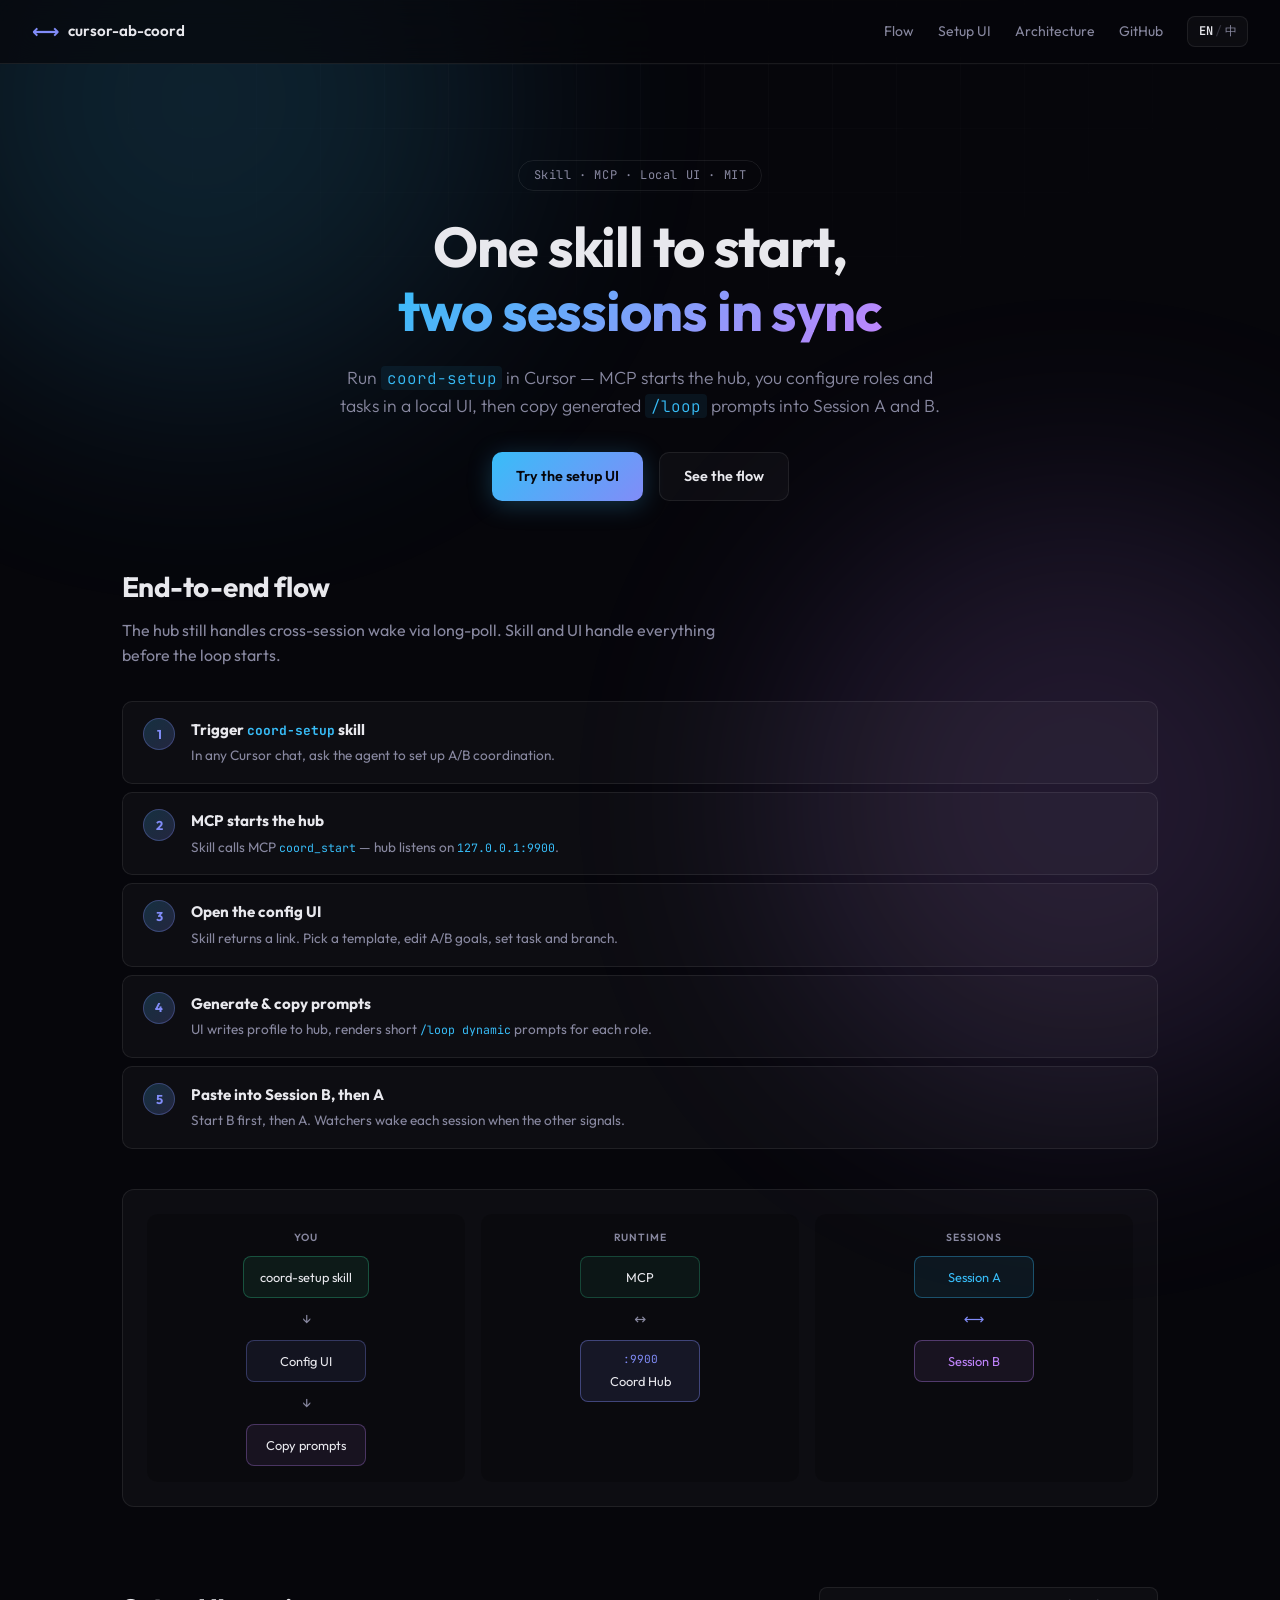
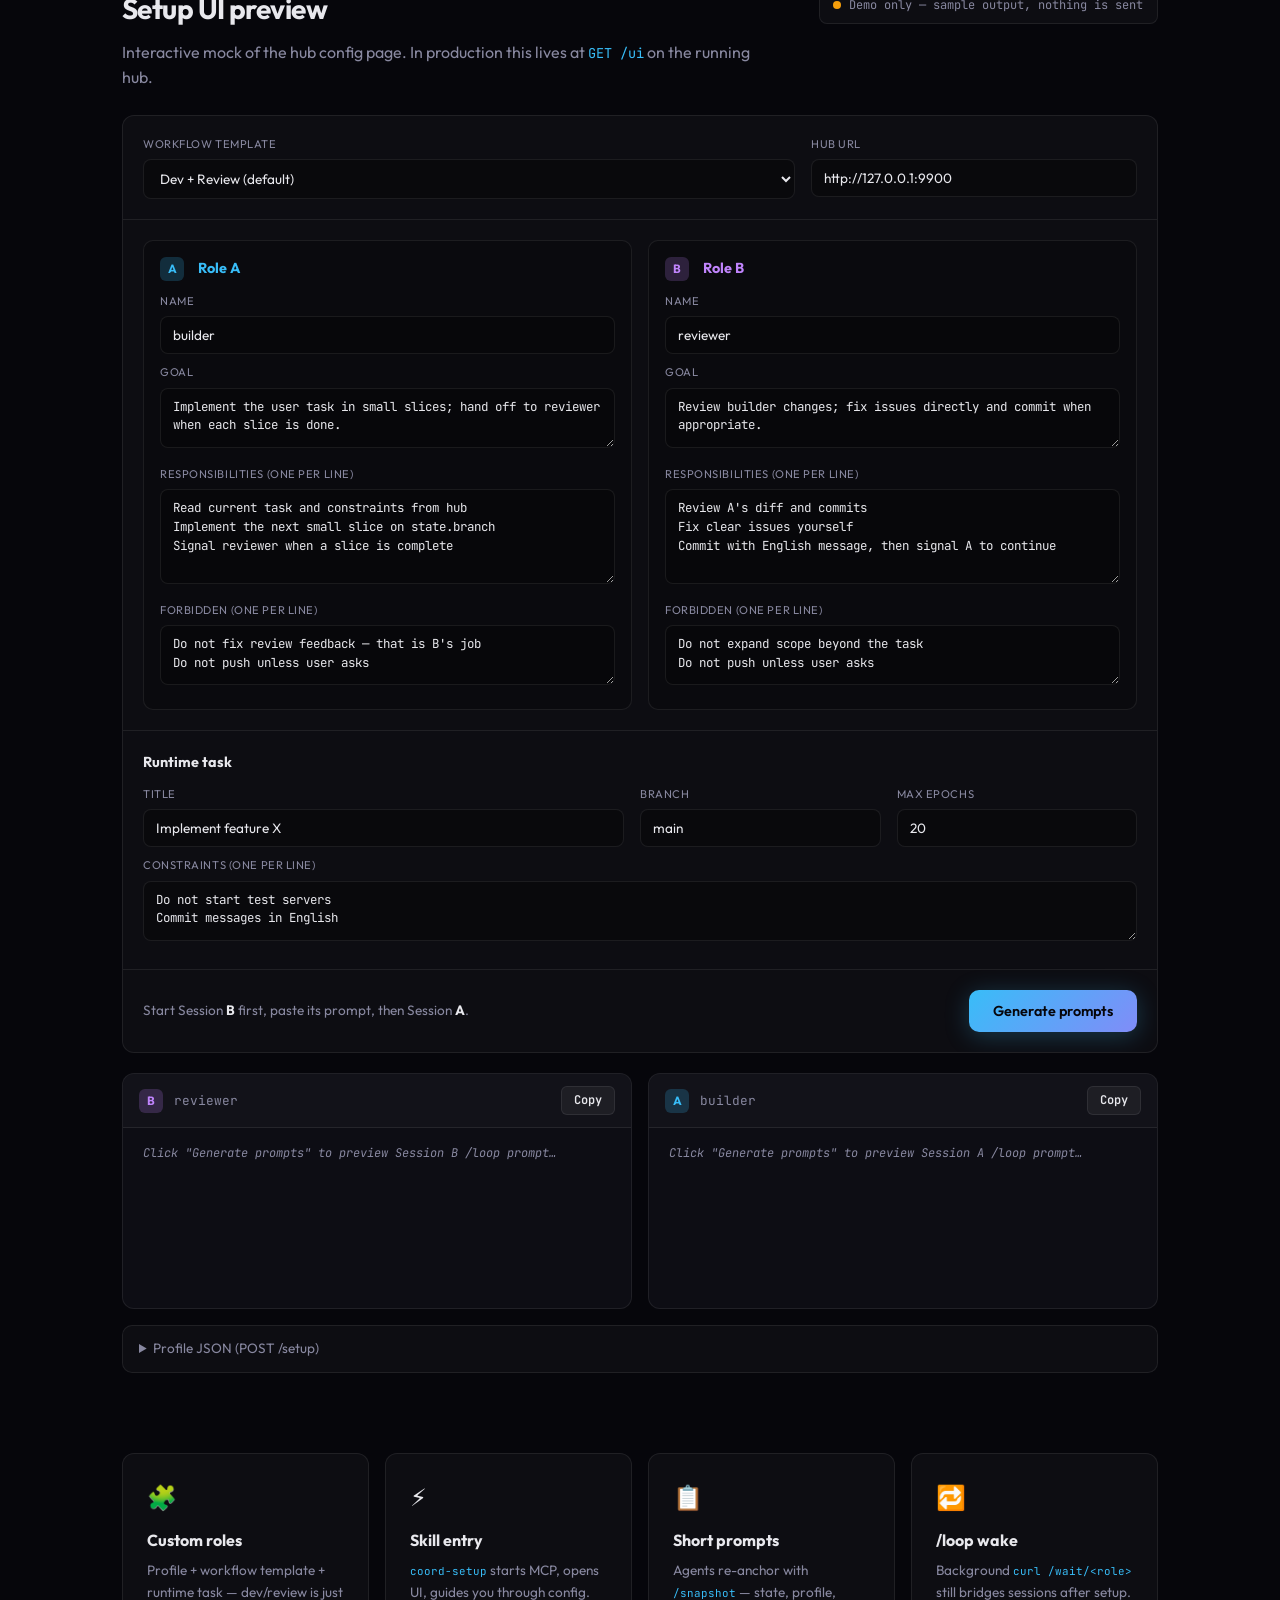
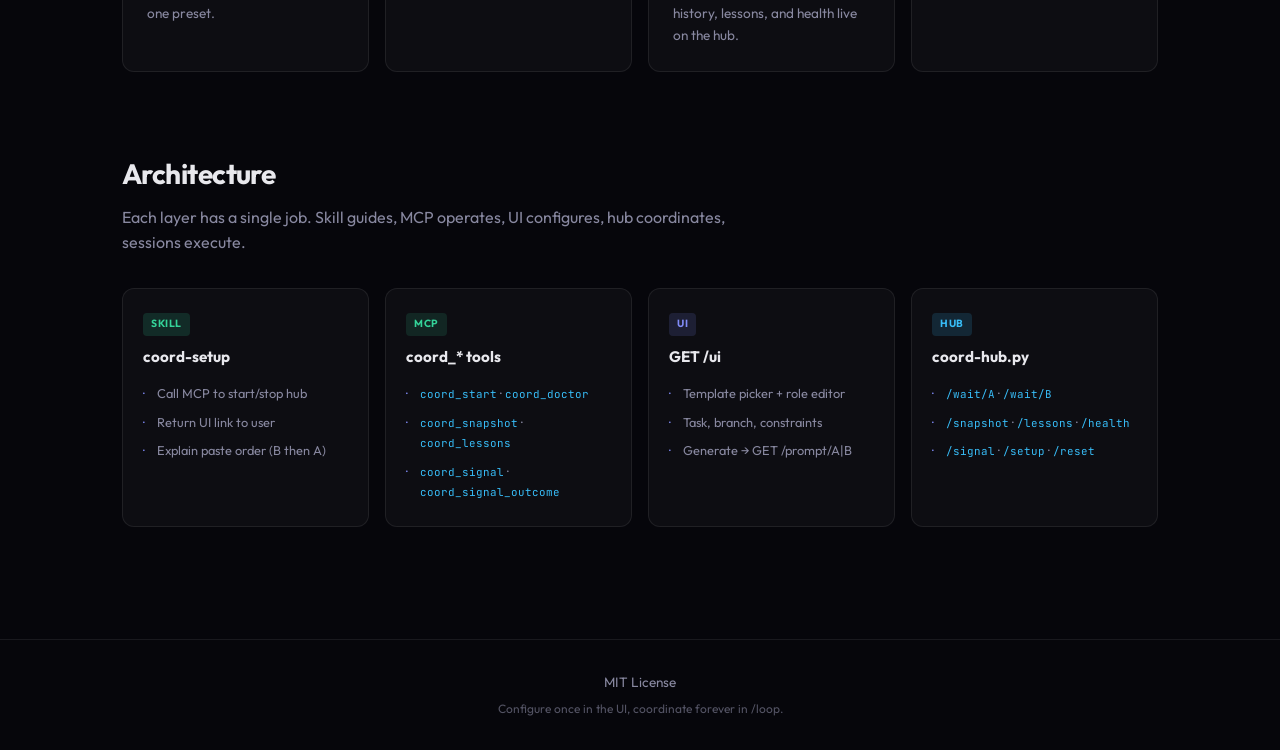
<file: website/index.html>
<!DOCTYPE html>
<html lang="en">
<head>
  <meta charset="UTF-8">
  <meta name="viewport" content="width=device-width, initial-scale=1.0">
  <meta name="description" content="Coordinate two Cursor sessions via Skill, MCP, and a local config UI — then copy generated /loop prompts.">
  <title>cursor-ab-coord</title>
  <link rel="preconnect" href="https://fonts.googleapis.com">
  <link rel="preconnect" href="https://fonts.gstatic.com" crossorigin>
  <link href="https://fonts.googleapis.com/css2?family=JetBrains+Mono:wght@400;600&family=Outfit:wght@300;400;600;700&display=swap" rel="stylesheet">
  <link rel="stylesheet" href="css/style.css">
</head>
<body>
  <div class="bg-grid" aria-hidden="true"></div>
  <div class="bg-glow bg-glow-a" aria-hidden="true"></div>
  <div class="bg-glow bg-glow-b" aria-hidden="true"></div>

  <header class="header">
    <a href="#" class="logo">
      <span class="logo-icon">⟷</span>
      <span class="logo-text">cursor-ab-coord</span>
    </a>
    <nav class="nav">
      <a href="#flow" data-i18n="nav.flow">Flow</a>
      <a href="#setup" data-i18n="nav.setup">Setup UI</a>
      <a href="#architecture" data-i18n="nav.arch">Architecture</a>
      <a href="https://github.com/langhuihui/loop" class="nav-github" data-i18n="nav.github" target="_blank" rel="noopener">GitHub</a>
      <button class="lang-toggle" id="langToggle" aria-label="Switch language">
        <span class="lang-opt" data-lang="en">EN</span>
        <span class="lang-sep">/</span>
        <span class="lang-opt" data-lang="zh">中</span>
      </button>
    </nav>
  </header>

  <main>
    <section class="hero">
      <div class="hero-badge" data-i18n="hero.badge">Skill · MCP · Local UI · MIT</div>
      <h1 class="hero-title">
        <span data-i18n="hero.title1">One skill to start,</span><br>
        <span class="gradient-text" data-i18n="hero.title2">two sessions in sync</span>
      </h1>
      <p class="hero-desc" data-i18n="hero.desc">
        Run <code>coord-setup</code> in Cursor — MCP starts the hub, you configure roles and tasks in a local UI, then copy generated <code>/loop</code> prompts into Session A and B.
      </p>
      <div class="hero-actions">
        <a href="#setup" class="btn btn-primary" data-i18n="hero.cta">Try the setup UI</a>
        <a href="#flow" class="btn btn-ghost" data-i18n="hero.learn">See the flow</a>
      </div>
    </section>

    <section class="flow-section" id="flow">
      <h2 class="section-title" data-i18n="flow.title">End-to-end flow</h2>
      <p class="section-desc" data-i18n="flow.desc">
        The hub still handles cross-session wake via long-poll. Skill and UI handle everything before the loop starts.
      </p>

      <ol class="pipeline-steps">
        <li class="pipeline-step">
          <div class="step-icon">1</div>
          <div class="step-body">
            <h3 data-i18n="flow.s1.title">Trigger <code>coord-setup</code> skill</h3>
            <p data-i18n="flow.s1.desc">In any Cursor chat, ask the agent to set up A/B coordination.</p>
          </div>
        </li>
        <li class="pipeline-step">
          <div class="step-icon">2</div>
          <div class="step-body">
            <h3 data-i18n="flow.s2.title">MCP starts the hub</h3>
            <p data-i18n="flow.s2.desc">Skill calls MCP <code>coord_start</code> — hub listens on <code>127.0.0.1:9900</code>.</p>
          </div>
        </li>
        <li class="pipeline-step">
          <div class="step-icon">3</div>
          <div class="step-body">
            <h3 data-i18n="flow.s3.title">Open the config UI</h3>
            <p data-i18n="flow.s3.desc">Skill returns a link. Pick a template, edit A/B goals, set task and branch.</p>
          </div>
        </li>
        <li class="pipeline-step">
          <div class="step-icon">4</div>
          <div class="step-body">
            <h3 data-i18n="flow.s4.title">Generate &amp; copy prompts</h3>
            <p data-i18n="flow.s4.desc">UI writes profile to hub, renders short <code>/loop dynamic</code> prompts for each role.</p>
          </div>
        </li>
        <li class="pipeline-step">
          <div class="step-icon">5</div>
          <div class="step-body">
            <h3 data-i18n="flow.s5.title">Paste into Session B, then A</h3>
            <p data-i18n="flow.s5.desc">Start B first, then A. Watchers wake each session when the other signals.</p>
          </div>
        </li>
      </ol>

      <div class="flow-diagram">
        <div class="flow-lane">
          <div class="lane-label" data-i18n="flow.lane.user">You</div>
          <div class="lane-node skill-node" data-i18n="flow.node.skill">coord-setup skill</div>
          <span class="lane-arrow">↓</span>
          <div class="lane-node ui-node" data-i18n="flow.node.ui">Config UI</div>
          <span class="lane-arrow">↓</span>
          <div class="lane-node prompt-node" data-i18n="flow.node.prompts">Copy prompts</div>
        </div>
        <div class="flow-lane flow-lane-mid">
          <div class="lane-label" data-i18n="flow.lane.runtime">Runtime</div>
          <div class="lane-node mcp-node">MCP</div>
          <span class="lane-arrow">↔</span>
          <div class="lane-node hub-node">
            <span class="hub-port">:9900</span>
            <span data-i18n="flow.hub">Coord Hub</span>
          </div>
        </div>
        <div class="flow-lane">
          <div class="lane-label" data-i18n="flow.lane.sessions">Sessions</div>
          <div class="lane-node session-a" data-i18n="flow.node.a">Session A</div>
          <span class="lane-arrow bidir">⟷</span>
          <div class="lane-node session-b" data-i18n="flow.node.b">Session B</div>
        </div>
      </div>
    </section>

    <section class="setup-section" id="setup">
      <div class="setup-header">
        <div>
          <h2 class="section-title" data-i18n="setup.title">Setup UI preview</h2>
          <p class="section-desc setup-desc" data-i18n="setup.desc">
            Interactive mock of the hub config page. In production this lives at <code>GET /ui</code> on the running hub.
          </p>
        </div>
        <div class="hub-status" id="hubStatus">
          <span class="status-dot offline"></span>
          <span data-i18n="setup.mock">Preview mode — not connected to hub</span>
        </div>
      </div>

      <div class="setup-stack">
        <div class="setup-panel">
          <div class="panel-block config-top">
            <div class="config-field">
              <label class="field-label" for="templateSelect" data-i18n="setup.template">Workflow template</label>
              <select id="templateSelect" class="field-input">
                <option value="dev-review" data-i18n="tpl.dev-review">Dev + Review (default)</option>
                <option value="test-fix" data-i18n="tpl.test-fix">Test + Fix</option>
                <option value="plan-implement" data-i18n="tpl.plan-implement">Plan + Implement</option>
                <option value="security-fix" data-i18n="tpl.security-fix">Security + Fix</option>
              </select>
            </div>
            <div class="config-field">
              <label class="field-label" for="hubUrl" data-i18n="setup.hubUrl">Hub URL</label>
              <input id="hubUrl" class="field-input" type="text" value="http://127.0.0.1:9900">
            </div>
          </div>

          <div class="panel-block roles-grid">
            <div class="role-card">
              <h3 class="panel-title role-a-title"><span class="prompt-role role-a-badge">A</span> <span data-i18n="setup.roleA">Role A</span></h3>
              <label class="field-label" for="roleAName" data-i18n="setup.name">Name</label>
              <input id="roleAName" class="field-input" type="text">
              <label class="field-label" for="roleAGoal" data-i18n="setup.goal">Goal</label>
              <textarea id="roleAGoal" class="field-input field-textarea" rows="2"></textarea>
              <label class="field-label" for="roleAResp" data-i18n="setup.responsibilities">Responsibilities (one per line)</label>
              <textarea id="roleAResp" class="field-input field-textarea" rows="4"></textarea>
              <label class="field-label" for="roleAForbidden" data-i18n="setup.forbidden">Forbidden (one per line)</label>
              <textarea id="roleAForbidden" class="field-input field-textarea" rows="2"></textarea>
            </div>

            <div class="role-card">
              <h3 class="panel-title role-b-title"><span class="prompt-role role-b-badge">B</span> <span data-i18n="setup.roleB">Role B</span></h3>
              <label class="field-label" for="roleBName" data-i18n="setup.name">Name</label>
              <input id="roleBName" class="field-input" type="text">
              <label class="field-label" for="roleBGoal" data-i18n="setup.goal">Goal</label>
              <textarea id="roleBGoal" class="field-input field-textarea" rows="2"></textarea>
              <label class="field-label" for="roleBResp" data-i18n="setup.responsibilities">Responsibilities (one per line)</label>
              <textarea id="roleBResp" class="field-input field-textarea" rows="4"></textarea>
              <label class="field-label" for="roleBForbidden" data-i18n="setup.forbidden">Forbidden (one per line)</label>
              <textarea id="roleBForbidden" class="field-input field-textarea" rows="2"></textarea>
            </div>
          </div>

          <div class="panel-block">
            <h3 class="panel-title" data-i18n="setup.task">Runtime task</h3>
            <div class="task-grid">
              <div class="config-field task-title">
                <label class="field-label" for="taskTitle" data-i18n="setup.taskTitle">Title</label>
                <input id="taskTitle" class="field-input" type="text" data-i18n-placeholder="field.taskPlaceholder" placeholder="Implement feature X">
              </div>
              <div class="config-field">
                <label class="field-label" for="taskBranch" data-i18n="setup.branch">Branch</label>
                <input id="taskBranch" class="field-input" type="text" value="main">
              </div>
              <div class="config-field">
                <label class="field-label" for="maxEpochs" data-i18n="setup.maxEpochs">Max epochs</label>
                <input id="maxEpochs" class="field-input" type="number" min="1" max="100" step="1" value="20">
              </div>
            </div>
            <label class="field-label" for="taskConstraints" data-i18n="setup.constraints">Constraints (one per line)</label>
            <textarea id="taskConstraints" class="field-input field-textarea" rows="2"></textarea>
          </div>

          <div class="panel-block panel-actions">
            <p class="setup-hint" data-i18n="setup.hint">
              Start Session <strong>B</strong> first, paste its prompt, then Session <strong>A</strong>.
            </p>
            <button type="button" class="btn btn-primary" id="generateBtn" data-i18n="setup.generate">
              Generate prompts
            </button>
          </div>
        </div>

        <div class="prompts-panel">
          <div class="prompts-grid">
            <div class="prompt-card">
              <div class="prompt-header">
                <div>
                  <span class="prompt-role role-b-badge">B</span>
                  <span class="prompt-role-name" id="promptBName">reviewer</span>
                </div>
                <button type="button" class="btn-copy" data-target="promptB" data-i18n="setup.copy">Copy</button>
              </div>
              <pre class="prompt-body empty" id="promptB" data-placeholder-key="setup.placeholderB"></pre>
            </div>

            <div class="prompt-card">
              <div class="prompt-header">
                <div>
                  <span class="prompt-role role-a-badge">A</span>
                  <span class="prompt-role-name" id="promptAName">builder</span>
                </div>
                <button type="button" class="btn-copy" data-target="promptA" data-i18n="setup.copy">Copy</button>
              </div>
              <pre class="prompt-body empty" id="promptA" data-placeholder-key="setup.placeholderA"></pre>
            </div>
          </div>

          <details class="profile-preview">
            <summary data-i18n="setup.profileJson">Profile JSON (POST /setup)</summary>
            <pre class="profile-json" id="profileJson"></pre>
          </details>
        </div>
      </div>
    </section>

    <section class="features">
      <div class="feature-card">
        <div class="feature-icon">🧩</div>
        <h3 data-i18n="feat1.title">Custom roles</h3>
        <p data-i18n="feat1.desc">Profile + workflow template + runtime task — dev/review is just one preset.</p>
      </div>
      <div class="feature-card">
        <div class="feature-icon">⚡</div>
        <h3 data-i18n="feat2.title">Skill entry</h3>
        <p data-i18n="feat2.desc"><code>coord-setup</code> starts MCP, opens UI, guides you through config.</p>
      </div>
      <div class="feature-card">
        <div class="feature-icon">📋</div>
        <h3 data-i18n="feat3.title">Short prompts</h3>
        <p data-i18n="feat3.desc">Agents re-anchor with <code>/snapshot</code> — state, profile, history, lessons, and health live on the hub.</p>
      </div>
      <div class="feature-card">
        <div class="feature-icon">🔁</div>
        <h3 data-i18n="feat4.title">/loop wake</h3>
        <p data-i18n="feat4.desc">Background <code>curl /wait/&lt;role&gt;</code> still bridges sessions after setup.</p>
      </div>
    </section>

    <section class="arch-section" id="architecture">
      <h2 class="section-title" data-i18n="arch.title">Architecture</h2>
      <p class="section-desc" data-i18n="arch.desc">
        Each layer has a single job. Skill guides, MCP operates, UI configures, hub coordinates, sessions execute.
      </p>

      <div class="arch-grid">
        <div class="arch-card">
          <div class="arch-layer" data-i18n="arch.skill.layer">Skill</div>
          <h3 data-i18n="arch.skill.title">coord-setup</h3>
          <ul>
            <li data-i18n="arch.skill.1">Call MCP to start/stop hub</li>
            <li data-i18n="arch.skill.2">Return UI link to user</li>
            <li data-i18n="arch.skill.3">Explain paste order (B then A)</li>
          </ul>
        </div>
        <div class="arch-card">
          <div class="arch-layer mcp" data-i18n="arch.mcp.layer">MCP</div>
          <h3 data-i18n="arch.mcp.title">coord_* tools</h3>
          <ul>
            <li data-i18n="arch.mcp.1"><code>coord_start</code> · <code>coord_doctor</code></li>
            <li data-i18n="arch.mcp.2"><code>coord_snapshot</code> · <code>coord_lessons</code></li>
            <li data-i18n="arch.mcp.3"><code>coord_signal</code> · <code>coord_signal_outcome</code></li>
          </ul>
        </div>
        <div class="arch-card">
          <div class="arch-layer ui" data-i18n="arch.ui.layer">UI</div>
          <h3 data-i18n="arch.ui.title">GET /ui</h3>
          <ul>
            <li data-i18n="arch.ui.1">Template picker + role editor</li>
            <li data-i18n="arch.ui.2">Task, branch, constraints</li>
            <li data-i18n="arch.ui.3">Generate → GET /prompt/A|B</li>
          </ul>
        </div>
        <div class="arch-card">
          <div class="arch-layer hub" data-i18n="arch.hub.layer">Hub</div>
          <h3 data-i18n="arch.hub.title">coord-hub.py</h3>
          <ul>
            <li data-i18n="arch.hub.1"><code>/wait/A</code> · <code>/wait/B</code></li>
            <li data-i18n="arch.hub.2"><code>/snapshot</code> · <code>/lessons</code> · <code>/health</code></li>
            <li data-i18n="arch.hub.3"><code>/signal</code> · <code>/setup</code> · <code>/reset</code></li>
          </ul>
        </div>
      </div>
    </section>
  </main>

  <footer class="footer">
    <p data-i18n="footer.license">MIT License</p>
    <p class="footer-sub" data-i18n="footer.tagline">Configure once in the UI, coordinate forever in /loop.</p>
  </footer>

  <div class="toast" id="toast" role="status" aria-live="polite"></div>

  <script src="js/i18n.js"></script>
  <script src="js/main.js"></script>
</body>
</html>
</file>
<file: website/css/style.css>
*, *::before, *::after { box-sizing: border-box; margin: 0; padding: 0; }

:root {
  --bg: #06060b;
  --surface: rgba(255, 255, 255, 0.03);
  --surface-2: rgba(255, 255, 255, 0.05);
  --border: rgba(255, 255, 255, 0.08);
  --text: #e8e8ed;
  --muted: #8888a0;
  --accent-a: #38bdf8;
  --accent-b: #c084fc;
  --accent-mix: #818cf8;
  --accent-green: #34d399;
  --font-sans: 'Outfit', system-ui, sans-serif;
  --font-mono: 'JetBrains Mono', ui-monospace, monospace;
  --radius: 12px;
  --header-h: 64px;
}

html { scroll-behavior: smooth; }

body {
  font-family: var(--font-sans);
  background: var(--bg);
  color: var(--text);
  line-height: 1.6;
  min-height: 100vh;
  overflow-x: hidden;
}

.bg-grid {
  position: fixed;
  inset: 0;
  background-image:
    linear-gradient(rgba(255,255,255,0.02) 1px, transparent 1px),
    linear-gradient(90deg, rgba(255,255,255,0.02) 1px, transparent 1px);
  background-size: 64px 64px;
  mask-image: radial-gradient(ellipse 80% 60% at 50% 0%, black 20%, transparent 70%);
  pointer-events: none;
  z-index: 0;
}

.bg-glow {
  position: fixed;
  width: 600px;
  height: 600px;
  border-radius: 50%;
  filter: blur(120px);
  opacity: 0.15;
  pointer-events: none;
  z-index: 0;
}

.bg-glow-a { top: -200px; left: -100px; background: var(--accent-a); }
.bg-glow-b { bottom: -200px; right: -100px; background: var(--accent-b); }

.header {
  position: fixed;
  top: 0;
  left: 0;
  right: 0;
  height: var(--header-h);
  display: flex;
  align-items: center;
  justify-content: space-between;
  padding: 0 2rem;
  background: rgba(6, 6, 11, 0.7);
  backdrop-filter: blur(16px);
  border-bottom: 1px solid var(--border);
  z-index: 100;
}

.logo {
  display: flex;
  align-items: center;
  gap: 0.5rem;
  text-decoration: none;
  color: var(--text);
  font-weight: 600;
  font-size: 0.95rem;
}

.logo-icon { font-size: 1.2rem; color: var(--accent-mix); }

.nav {
  display: flex;
  align-items: center;
  gap: 1.5rem;
}

.nav a {
  color: var(--muted);
  text-decoration: none;
  font-size: 0.875rem;
  transition: color 0.2s;
}

.nav a:hover { color: var(--text); }

.lang-toggle {
  background: var(--surface);
  border: 1px solid var(--border);
  border-radius: 8px;
  padding: 0.35rem 0.65rem;
  cursor: pointer;
  font-family: var(--font-mono);
  font-size: 0.75rem;
  color: var(--muted);
  display: flex;
  gap: 0.15rem;
  transition: border-color 0.2s;
}

.lang-toggle:hover { border-color: rgba(255,255,255,0.15); }
.lang-opt.active { color: var(--text); font-weight: 600; }
.lang-sep { opacity: 0.3; }

main {
  position: relative;
  z-index: 1;
  max-width: 1100px;
  margin: 0 auto;
  padding: calc(var(--header-h) + 4rem) 2rem 4rem;
}

.hero {
  text-align: center;
  padding: 2rem 0 4rem;
}

.hero-badge {
  display: inline-block;
  font-size: 0.75rem;
  font-family: var(--font-mono);
  color: var(--muted);
  border: 1px solid var(--border);
  border-radius: 999px;
  padding: 0.3rem 0.9rem;
  margin-bottom: 1.5rem;
  letter-spacing: 0.05em;
}

.hero-title {
  font-size: clamp(2.2rem, 5vw, 3.5rem);
  font-weight: 700;
  line-height: 1.15;
  letter-spacing: -0.02em;
  margin-bottom: 1.25rem;
}

.gradient-text {
  background: linear-gradient(135deg, var(--accent-a), var(--accent-b));
  -webkit-background-clip: text;
  -webkit-text-fill-color: transparent;
  background-clip: text;
}

.hero-desc {
  font-size: 1.1rem;
  color: var(--muted);
  max-width: 620px;
  margin: 0 auto 2rem;
  font-weight: 300;
}

.hero-desc code {
  font-family: var(--font-mono);
  font-size: 0.9em;
  color: var(--accent-a);
  background: rgba(56, 189, 248, 0.08);
  padding: 0.1em 0.35em;
  border-radius: 4px;
}

.hero-actions {
  display: flex;
  gap: 1rem;
  justify-content: center;
  flex-wrap: wrap;
}

.btn {
  display: inline-flex;
  align-items: center;
  justify-content: center;
  padding: 0.75rem 1.5rem;
  border-radius: 10px;
  font-size: 0.9rem;
  font-weight: 600;
  text-decoration: none;
  border: none;
  cursor: pointer;
  font-family: var(--font-sans);
  transition: transform 0.15s, box-shadow 0.2s;
}

.btn:hover { transform: translateY(-1px); }

.btn-primary {
  background: linear-gradient(135deg, var(--accent-a), var(--accent-mix));
  color: #06060b;
  box-shadow: 0 4px 24px rgba(56, 189, 248, 0.25);
}

.btn-primary:hover {
  box-shadow: 0 6px 32px rgba(56, 189, 248, 0.35);
}

.btn-ghost {
  background: var(--surface);
  border: 1px solid var(--border);
  color: var(--text);
}

.section-title {
  font-size: 1.75rem;
  font-weight: 700;
  margin-bottom: 0.5rem;
  letter-spacing: -0.02em;
}

.section-desc {
  color: var(--muted);
  margin-bottom: 2rem;
  max-width: 640px;
}

.section-desc code {
  font-family: var(--font-mono);
  font-size: 0.85em;
  color: var(--accent-a);
}

.flow-section { margin-bottom: 5rem; }

.pipeline-steps {
  list-style: none;
  display: flex;
  flex-direction: column;
  gap: 0.5rem;
  margin-bottom: 2.5rem;
}

.pipeline-step {
  display: flex;
  gap: 1rem;
  align-items: flex-start;
  padding: 1rem 1.25rem;
  background: var(--surface);
  border: 1px solid var(--border);
  border-radius: 10px;
}

.step-icon {
  flex-shrink: 0;
  width: 2rem;
  height: 2rem;
  display: flex;
  align-items: center;
  justify-content: center;
  font-size: 0.8rem;
  font-weight: 700;
  background: linear-gradient(135deg, rgba(56,189,248,0.2), rgba(129,140,248,0.2));
  border: 1px solid rgba(129,140,248,0.3);
  border-radius: 50%;
  color: var(--accent-mix);
}

.step-body h3 {
  font-size: 0.95rem;
  margin-bottom: 0.2rem;
}

.step-body h3 code {
  font-family: var(--font-mono);
  font-size: 0.85em;
  color: var(--accent-a);
}

.step-body p {
  font-size: 0.85rem;
  color: var(--muted);
}

.step-body p code {
  font-family: var(--font-mono);
  font-size: 0.85em;
  color: var(--accent-a);
}

.flow-diagram {
  display: grid;
  grid-template-columns: repeat(3, 1fr);
  gap: 1rem;
  padding: 1.5rem;
  background: var(--surface);
  border: 1px solid var(--border);
  border-radius: var(--radius);
}

.flow-lane {
  display: flex;
  flex-direction: column;
  align-items: center;
  gap: 0.6rem;
  padding: 1rem;
  border-radius: 10px;
  background: rgba(0,0,0,0.2);
}

.lane-label {
  font-size: 0.65rem;
  text-transform: uppercase;
  letter-spacing: 0.08em;
  color: var(--muted);
  font-weight: 600;
}

.lane-node {
  font-size: 0.8rem;
  padding: 0.6rem 1rem;
  border-radius: 8px;
  border: 1px solid var(--border);
  text-align: center;
  min-width: 120px;
}

.lane-arrow {
  font-size: 0.9rem;
  color: var(--muted);
}

.lane-arrow.bidir { color: var(--accent-mix); }

.skill-node { border-color: rgba(52, 211, 153, 0.3); background: rgba(52, 211, 153, 0.08); }
.ui-node { border-color: rgba(129, 140, 248, 0.3); background: rgba(129, 140, 248, 0.08); }
.prompt-node { border-color: rgba(192, 132, 252, 0.3); background: rgba(192, 132, 252, 0.08); }
.mcp-node { border-color: rgba(52, 211, 153, 0.25); background: rgba(52, 211, 153, 0.06); }
.hub-node {
  display: flex;
  flex-direction: column;
  gap: 0.15rem;
  border-color: rgba(129, 140, 248, 0.4);
  background: rgba(129, 140, 248, 0.1);
}
.hub-port {
  font-family: var(--font-mono);
  font-size: 0.7rem;
  color: var(--accent-mix);
}
.session-a { border-color: rgba(56, 189, 248, 0.35); background: rgba(56, 189, 248, 0.08); color: var(--accent-a); }
.session-b { border-color: rgba(192, 132, 252, 0.35); background: rgba(192, 132, 252, 0.08); color: var(--accent-b); }

.setup-section { margin-bottom: 5rem; }

.setup-header {
  display: flex;
  align-items: flex-start;
  justify-content: space-between;
  gap: 1rem;
  flex-wrap: wrap;
  margin-bottom: 1.5rem;
}

.setup-desc { margin-bottom: 0; }

.hub-status {
  display: flex;
  align-items: center;
  gap: 0.5rem;
  font-size: 0.75rem;
  font-family: var(--font-mono);
  color: var(--muted);
  padding: 0.5rem 0.85rem;
  background: var(--surface);
  border: 1px solid var(--border);
  border-radius: 8px;
  white-space: nowrap;
}

.status-dot {
  width: 8px;
  height: 8px;
  border-radius: 50%;
  background: var(--muted);
}

.status-dot.offline { background: #f59e0b; }
.status-dot.online { background: var(--accent-green); }

.setup-stack {
  display: flex;
  flex-direction: column;
  gap: 1.25rem;
}

.setup-panel {
  display: flex;
  flex-direction: column;
  gap: 0;
  background: var(--surface);
  border: 1px solid var(--border);
  border-radius: var(--radius);
  overflow: hidden;
}

.panel-block {
  padding: 1.25rem;
  border-bottom: 1px solid var(--border);
}

.panel-block:last-of-type { border-bottom: none; }

.config-top {
  display: grid;
  grid-template-columns: 2fr 1fr;
  gap: 1rem;
}

.config-field { display: flex; flex-direction: column; }

.roles-grid {
  display: grid;
  grid-template-columns: 1fr 1fr;
  gap: 1rem;
}

.role-card {
  border: 1px solid var(--border);
  border-radius: 10px;
  padding: 1rem;
  background: rgba(0,0,0,0.2);
}

.task-grid {
  display: grid;
  grid-template-columns: 2fr 1fr 1fr;
  gap: 1rem;
  margin-bottom: 0.65rem;
}

.task-grid .field-label { margin-top: 0; }

.panel-actions {
  display: flex;
  align-items: center;
  justify-content: space-between;
  gap: 1rem;
  flex-wrap: wrap;
}

.panel-actions .setup-hint { margin: 0; text-align: left; }

.panel-title {
  font-size: 0.9rem;
  margin-bottom: 0.75rem;
  display: flex;
  align-items: center;
  gap: 0.4rem;
}

.role-a-title { color: var(--accent-a); }
.role-b-title { color: var(--accent-b); }

.field-label {
  display: block;
  font-size: 0.7rem;
  text-transform: uppercase;
  letter-spacing: 0.05em;
  color: var(--muted);
  margin-bottom: 0.35rem;
  margin-top: 0.65rem;
}

.field-label:first-of-type { margin-top: 0; }

.field-input {
  width: 100%;
  padding: 0.55rem 0.75rem;
  background: rgba(0,0,0,0.3);
  border: 1px solid var(--border);
  border-radius: 8px;
  color: var(--text);
  font-family: var(--font-sans);
  font-size: 0.85rem;
  transition: border-color 0.2s;
}

.field-input:focus {
  outline: none;
  border-color: rgba(129, 140, 248, 0.5);
}

.field-textarea {
  resize: vertical;
  min-height: 60px;
  font-family: var(--font-mono);
  font-size: 0.78rem;
  line-height: 1.5;
}

select.field-input { cursor: pointer; }

.prompts-panel {
  display: flex;
  flex-direction: column;
  gap: 1rem;
}

.prompts-grid {
  display: grid;
  grid-template-columns: 1fr 1fr;
  gap: 1rem;
}

.prompt-card {
  background: #0d0d14;
  border: 1px solid var(--border);
  border-radius: var(--radius);
  overflow: hidden;
}

.prompt-header {
  display: flex;
  align-items: center;
  justify-content: space-between;
  padding: 0.75rem 1rem;
  background: rgba(255,255,255,0.02);
  border-bottom: 1px solid var(--border);
}

.prompt-role {
  display: inline-flex;
  align-items: center;
  justify-content: center;
  width: 1.5rem;
  height: 1.5rem;
  border-radius: 6px;
  font-size: 0.75rem;
  font-weight: 700;
  margin-right: 0.5rem;
}

.role-a-badge { background: rgba(56,189,248,0.2); color: var(--accent-a); }
.role-b-badge { background: rgba(192,132,252,0.2); color: var(--accent-b); }

.prompt-role-name {
  font-family: var(--font-mono);
  font-size: 0.8rem;
  color: var(--muted);
}

.btn-copy {
  padding: 0.35rem 0.75rem;
  font-size: 0.75rem;
  font-weight: 600;
  font-family: var(--font-mono);
  background: var(--surface-2);
  border: 1px solid var(--border);
  border-radius: 6px;
  color: var(--text);
  cursor: pointer;
  transition: border-color 0.2s, background 0.2s;
}

.btn-copy:hover { border-color: rgba(255,255,255,0.2); background: rgba(255,255,255,0.08); }
.btn-copy.copied { border-color: rgba(52,211,153,0.4); color: var(--accent-green); }

.prompt-body {
  padding: 1rem 1.25rem;
  font-family: var(--font-mono);
  font-size: 0.75rem;
  line-height: 1.65;
  color: var(--text);
  white-space: pre-wrap;
  word-break: break-word;
  min-height: 180px;
  max-height: 360px;
  overflow-y: auto;
}

.prompt-body.empty {
  color: var(--muted);
  font-style: italic;
}

.profile-preview {
  background: var(--surface);
  border: 1px solid var(--border);
  border-radius: 10px;
  padding: 0.75rem 1rem;
}

.profile-preview summary {
  cursor: pointer;
  font-size: 0.85rem;
  color: var(--muted);
  user-select: none;
}

.profile-json {
  margin-top: 0.75rem;
  font-family: var(--font-mono);
  font-size: 0.7rem;
  line-height: 1.5;
  color: var(--muted);
  white-space: pre-wrap;
  max-height: 240px;
  overflow-y: auto;
}

.setup-hint {
  font-size: 0.85rem;
  color: var(--muted);
  text-align: center;
}

.setup-hint strong { color: var(--text); }

.features {
  display: grid;
  grid-template-columns: repeat(auto-fit, minmax(220px, 1fr));
  gap: 1rem;
  margin-bottom: 5rem;
}

.feature-card {
  padding: 1.5rem;
  background: var(--surface);
  border: 1px solid var(--border);
  border-radius: var(--radius);
  transition: border-color 0.2s, transform 0.2s;
}

.feature-card:hover {
  border-color: rgba(255,255,255,0.12);
  transform: translateY(-2px);
}

.feature-icon { font-size: 1.5rem; margin-bottom: 0.75rem; }
.feature-card h3 { font-size: 1rem; margin-bottom: 0.4rem; }
.feature-card p { font-size: 0.85rem; color: var(--muted); }
.feature-card code {
  font-family: var(--font-mono);
  font-size: 0.8em;
  color: var(--accent-a);
}

.arch-section { margin-bottom: 3rem; }

.arch-grid {
  display: grid;
  grid-template-columns: repeat(auto-fit, minmax(220px, 1fr));
  gap: 1rem;
}

.arch-card {
  padding: 1.25rem;
  background: var(--surface);
  border: 1px solid var(--border);
  border-radius: var(--radius);
}

.arch-layer {
  display: inline-block;
  font-size: 0.65rem;
  font-weight: 700;
  text-transform: uppercase;
  letter-spacing: 0.06em;
  padding: 0.2rem 0.5rem;
  border-radius: 4px;
  margin-bottom: 0.6rem;
  background: rgba(52, 211, 153, 0.15);
  color: var(--accent-green);
}

.arch-layer.mcp { background: rgba(52, 211, 153, 0.12); }
.arch-layer.ui { background: rgba(129, 140, 248, 0.15); color: var(--accent-mix); }
.arch-layer.hub { background: rgba(56, 189, 248, 0.15); color: var(--accent-a); }

.arch-card h3 {
  font-size: 0.95rem;
  margin-bottom: 0.6rem;
}

.arch-card ul {
  list-style: none;
  font-size: 0.8rem;
  color: var(--muted);
}

.arch-card li {
  padding: 0.25rem 0;
  padding-left: 0.85rem;
  position: relative;
}

.arch-card li::before {
  content: '·';
  position: absolute;
  left: 0;
  color: var(--accent-mix);
}

.arch-card code {
  font-family: var(--font-mono);
  font-size: 0.85em;
  color: var(--accent-a);
}

.footer {
  position: relative;
  z-index: 1;
  text-align: center;
  padding: 2rem;
  border-top: 1px solid var(--border);
  color: var(--muted);
  font-size: 0.85rem;
}

.footer-sub {
  margin-top: 0.35rem;
  font-size: 0.75rem;
  opacity: 0.6;
}

.toast {
  position: fixed;
  bottom: 2rem;
  left: 50%;
  transform: translateX(-50%) translateY(80px);
  padding: 0.65rem 1.25rem;
  background: rgba(20, 20, 30, 0.95);
  border: 1px solid var(--border);
  border-radius: 10px;
  font-size: 0.85rem;
  color: var(--text);
  opacity: 0;
  transition: transform 0.3s, opacity 0.3s;
  z-index: 200;
  pointer-events: none;
}

.toast.show {
  opacity: 1;
  transform: translateX(-50%) translateY(0);
}

.visible {
  opacity: 1 !important;
  transform: translateY(0) !important;
}

@media (max-width: 900px) {
  .flow-diagram { grid-template-columns: 1fr; }
  .config-top,
  .roles-grid,
  .task-grid,
  .prompts-grid {
    grid-template-columns: 1fr;
  }
}

@media (max-width: 768px) {
  .header { padding: 0 1rem; }
  .nav a:not(.nav-github) { display: none; }
  main { padding-left: 1rem; padding-right: 1rem; }
}
</file>
